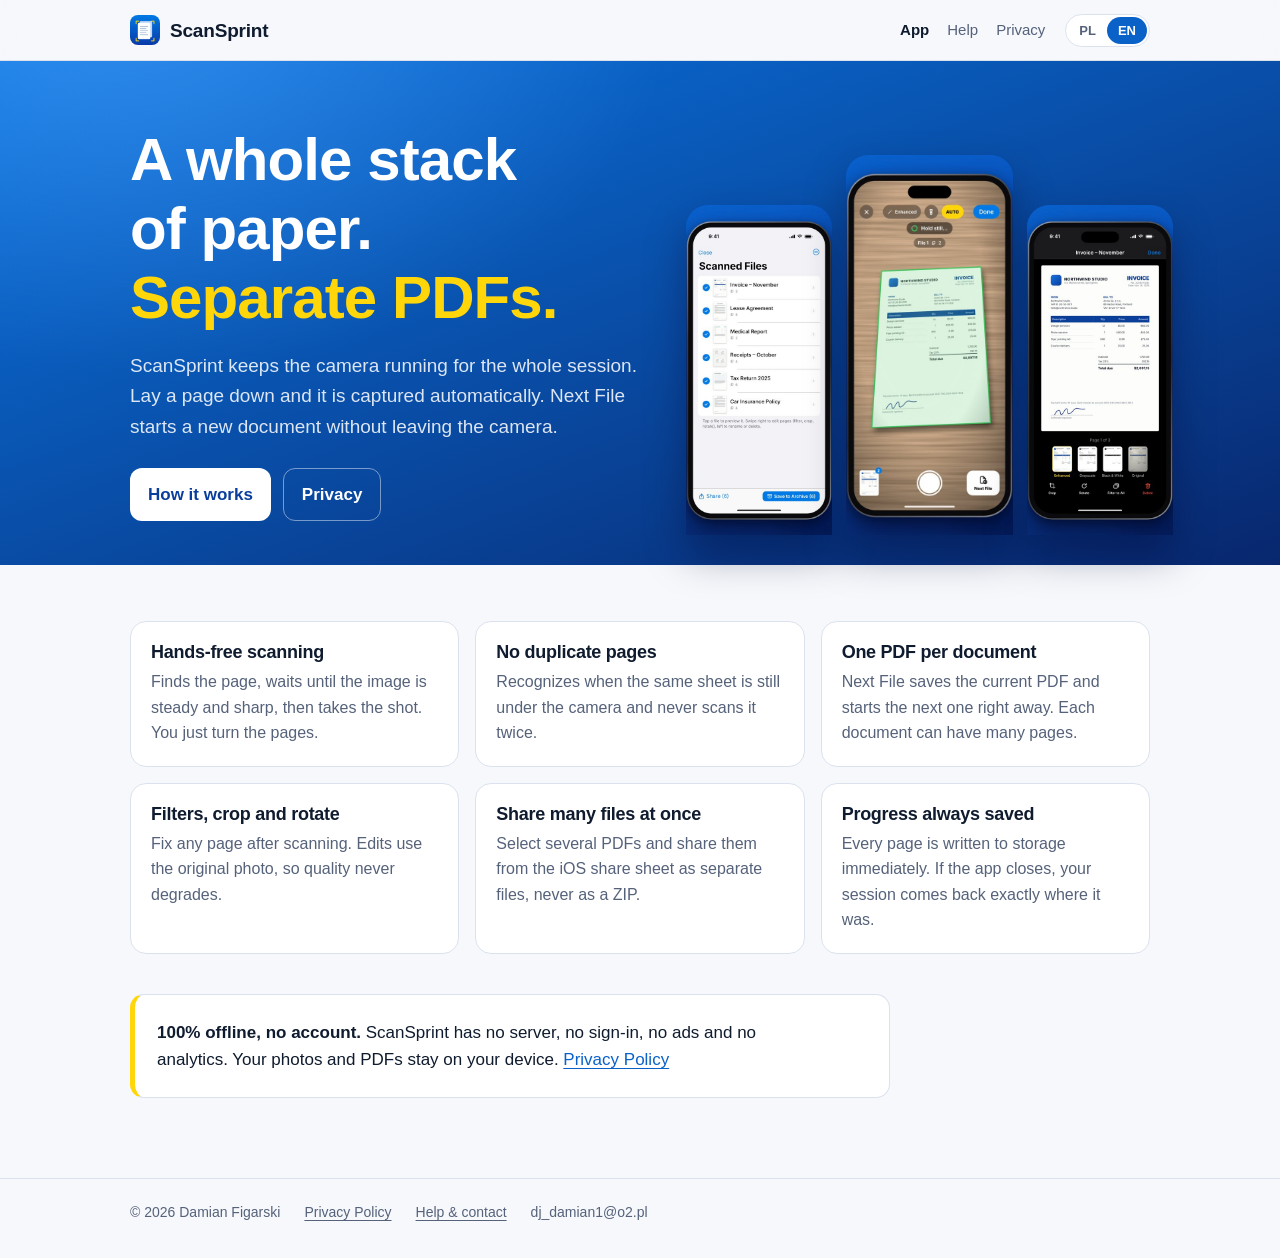
<file: index.html>
<!DOCTYPE html>
<html lang="pl">
<head>
<meta charset="utf-8">
<meta name="viewport" content="width=device-width, initial-scale=1">
<title>ScanSprint</title>
<meta name="title-pl" content="ScanSprint">
<meta name="title-en" content="ScanSprint">
<meta name="description" content="ScanSprint: seryjne skanowanie dokumentów do osobnych PDF-ów, offline.">
<link rel="icon" href="img/icon.png">
<link rel="stylesheet" href="style.css">
<script src="lang.js" defer></script>
</head>
<body>
<header class="top"><div class="wrap">
<a class="brand" href="index.html" data-page="index.html"><img src="img/icon.png" alt="">ScanSprint</a>
<nav aria-label="Menu"><a href="index.html" data-page="index.html" aria-current="page"><span class="l" lang="pl">Aplikacja</span><span class="l" lang="en">App</span></a><a href="support.html" data-page="support.html"><span class="l" lang="pl">Pomoc</span><span class="l" lang="en">Help</span></a><a href="privacy.html" data-page="privacy.html"><span class="l" lang="pl">Prywatność</span><span class="l" lang="en">Privacy</span></a></nav>
<div class="switch" role="group" aria-label="Język / Language"><button type="button" data-set-lang="pl" aria-pressed="false">PL</button><button type="button" data-set-lang="en" aria-pressed="false">EN</button></div>
</div></header>
<main>
<div class="l" lang="pl"><section class="band"><div class="wrap hero">
<div>
<h1>Cały stos papierów. <em>Osobne PDF-y.</em></h1>
<p>ScanSprint trzyma aparat włączony przez całą sesję. Kładziesz kartkę, aplikacja sama robi zdjęcie, a przycisk „Następny plik” zaczyna nowy dokument bez wychodzenia z aparatu.</p>
<div class="cta"><a class="btn primary" href="support.html" data-page="support.html">Jak to działa</a><a class="btn ghost" href="privacy.html" data-page="privacy.html">Prywatność</a></div>
</div>
<div class="shots"><img src="img/pl-review.jpg" alt="Lista zeskanowanych plików"><img src="img/pl-scan.jpg" alt="Skaner z wykrytą fakturą"><img src="img/pl-editor.jpg" alt="Edytor strony z filtrami"></div>
</div></section>
<div class="wrap features">
<div class="feature"><h3>Skanowanie bez dotykania</h3><p>Wykrywa kartkę, czeka, aż obraz będzie nieruchomy i ostry, i robi zdjęcie. Ty tylko przekładasz strony.</p></div>
<div class="feature"><h3>Zero duplikatów</h3><p>Rozpoznaje, że pod aparatem leży wciąż ta sama kartka, i nie skanuje jej drugi raz.</p></div>
<div class="feature"><h3>Osobny PDF dla każdego dokumentu</h3><p>„Następny plik” zapisuje bieżący PDF i od razu zaczyna kolejny. Każdy dokument może mieć wiele stron.</p></div>
<div class="feature"><h3>Filtry, kadr i obrót</h3><p>Popraw każdą stronę po skanowaniu. Edycja korzysta z oryginalnego zdjęcia, więc nie traci jakości.</p></div>
<div class="feature"><h3>Wysyłanie wielu plików naraz</h3><p>Zaznacz kilka PDF-ów i udostępnij je natywnym menu iOS jako osobne pliki, bez pakowania do ZIP.</p></div>
<div class="feature"><h3>Postępy zawsze zapisane</h3><p>Każda strona trafia na dysk od razu. Po zamknięciu aplikacji sesja wraca dokładnie tam, gdzie była.</p></div>
</div>
<div class="wrap privacy-note"><div class="summary"><p><strong>W 100% offline, bez konta.</strong> ScanSprint nie ma serwera, logowania, reklam ani analityki. Zdjęcia i PDF-y zostają na Twoim urządzeniu. <a href="privacy.html" data-page="privacy.html">Polityka prywatności</a></p></div></div></div>
<div class="l" lang="en"><section class="band"><div class="wrap hero">
<div>
<h1>A whole stack of paper. <em>Separate PDFs.</em></h1>
<p>ScanSprint keeps the camera running for the whole session. Lay a page down and it is captured automatically. Next File starts a new document without leaving the camera.</p>
<div class="cta"><a class="btn primary" href="support.html" data-page="support.html">How it works</a><a class="btn ghost" href="privacy.html" data-page="privacy.html">Privacy</a></div>
</div>
<div class="shots"><img src="img/en-review.jpg" alt="List of scanned files"><img src="img/en-scan.jpg" alt="Scanner with a detected invoice"><img src="img/en-editor.jpg" alt="Page editor with filters"></div>
</div></section>
<div class="wrap features">
<div class="feature"><h3>Hands-free scanning</h3><p>Finds the page, waits until the image is steady and sharp, then takes the shot. You just turn the pages.</p></div>
<div class="feature"><h3>No duplicate pages</h3><p>Recognizes when the same sheet is still under the camera and never scans it twice.</p></div>
<div class="feature"><h3>One PDF per document</h3><p>Next File saves the current PDF and starts the next one right away. Each document can have many pages.</p></div>
<div class="feature"><h3>Filters, crop and rotate</h3><p>Fix any page after scanning. Edits use the original photo, so quality never degrades.</p></div>
<div class="feature"><h3>Share many files at once</h3><p>Select several PDFs and share them from the iOS share sheet as separate files, never as a ZIP.</p></div>
<div class="feature"><h3>Progress always saved</h3><p>Every page is written to storage immediately. If the app closes, your session comes back exactly where it was.</p></div>
</div>
<div class="wrap privacy-note"><div class="summary"><p><strong>100% offline, no account.</strong> ScanSprint has no server, no sign-in, no ads and no analytics. Your photos and PDFs stay on your device. <a href="privacy.html" data-page="privacy.html">Privacy Policy</a></p></div></div></div>
</main>
<footer><div class="wrap">
<span>© 2026 Damian Figarski</span>
<a href="privacy.html" data-page="privacy.html"><span class="l" lang="pl">Polityka prywatności</span><span class="l" lang="en">Privacy Policy</span></a>
<a href="support.html" data-page="support.html"><span class="l" lang="pl">Pomoc i kontakt</span><span class="l" lang="en">Help &amp; contact</span></a>
<span>dj_damian1@o2.pl</span>
</div></footer>
</body></html>
</file>
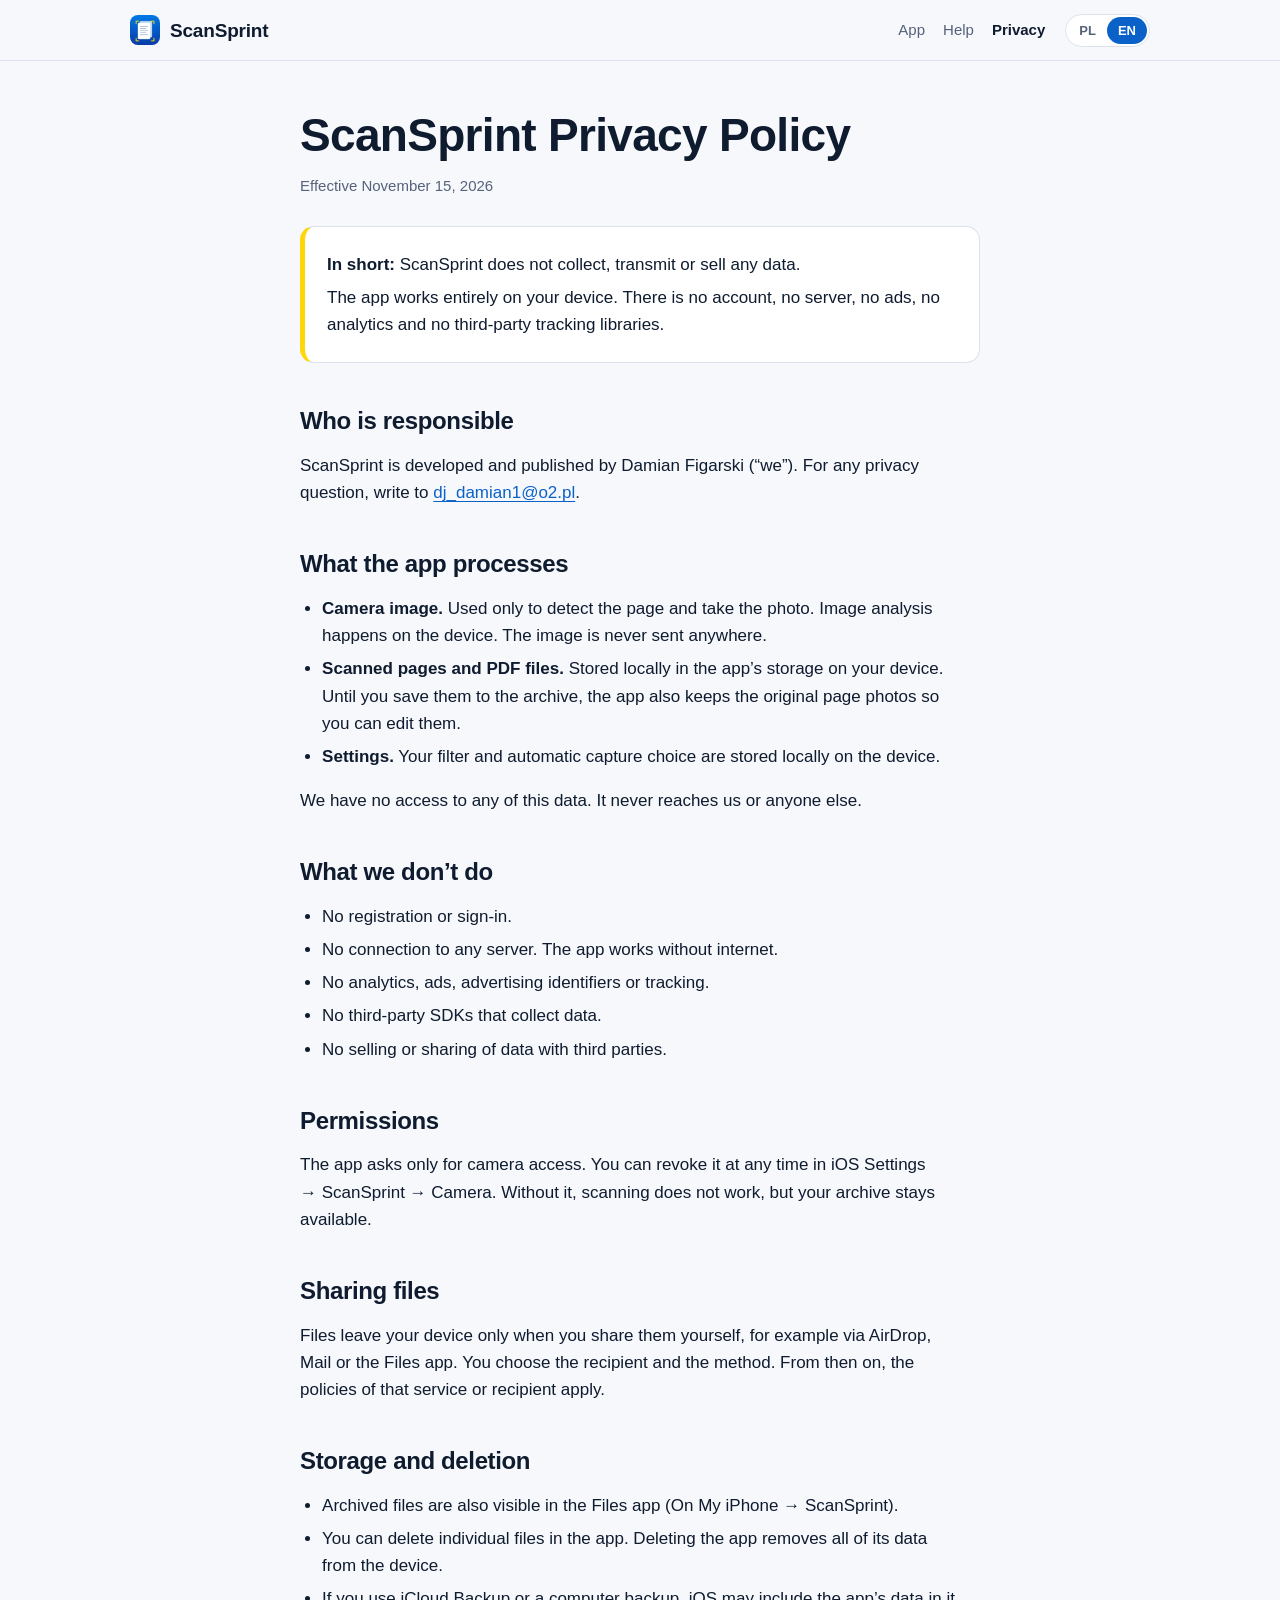
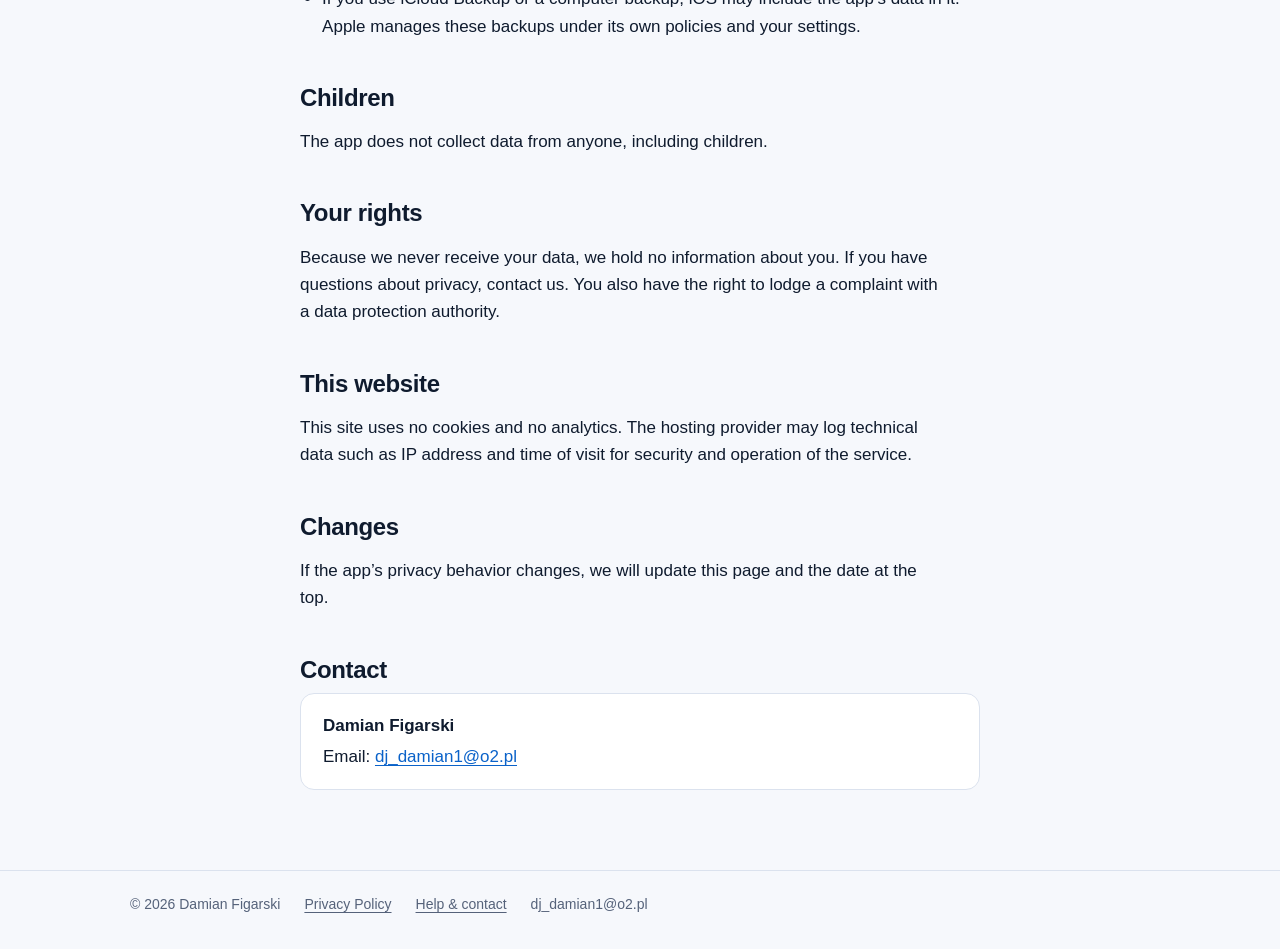
<file: privacy.html>
<!DOCTYPE html>
<html lang="pl">
<head>
<meta charset="utf-8">
<meta name="viewport" content="width=device-width, initial-scale=1">
<title>Polityka prywatności – ScanSprint</title>
<meta name="title-pl" content="Polityka prywatności – ScanSprint">
<meta name="title-en" content="Privacy Policy – ScanSprint">
<meta name="description" content="Polityka prywatności aplikacji ScanSprint.">
<link rel="icon" href="img/icon.png">
<link rel="stylesheet" href="style.css">
<script src="lang.js" defer></script>
</head>
<body>
<header class="top"><div class="wrap">
<a class="brand" href="index.html" data-page="index.html"><img src="img/icon.png" alt="">ScanSprint</a>
<nav aria-label="Menu"><a href="index.html" data-page="index.html"><span class="l" lang="pl">Aplikacja</span><span class="l" lang="en">App</span></a><a href="support.html" data-page="support.html"><span class="l" lang="pl">Pomoc</span><span class="l" lang="en">Help</span></a><a href="privacy.html" data-page="privacy.html" aria-current="page"><span class="l" lang="pl">Prywatność</span><span class="l" lang="en">Privacy</span></a></nav>
<div class="switch" role="group" aria-label="Język / Language"><button type="button" data-set-lang="pl" aria-pressed="false">PL</button><button type="button" data-set-lang="en" aria-pressed="false">EN</button></div>
</div></header>
<main>
<div class="l" lang="pl"><div class="read"><h1>Polityka prywatności ScanSprint</h1>
<p class="meta">Obowiązuje od 15 listopada 2026</p>
<div class="summary">
<p><strong>W skrócie:</strong> ScanSprint nie zbiera, nie wysyła i nie sprzedaje żadnych danych.</p>
<p>Aplikacja działa w całości na Twoim urządzeniu. Nie ma konta, serwera, reklam, analityki ani zewnętrznych bibliotek śledzących.</p>
</div>

<h2>Kto odpowiada za aplikację</h2>
<p>Twórcą i wydawcą aplikacji ScanSprint jest Damian Figarski (dalej „my”). W sprawach prywatności napisz na <a href="mailto:dj_damian1@o2.pl">dj_damian1@o2.pl</a>.</p>

<h2>Jakie dane przetwarza aplikacja</h2>
<ul>
<li><strong>Obraz z aparatu.</strong> Służy wyłącznie do wykrycia kartki i zrobienia zdjęcia. Analiza obrazu odbywa się na urządzeniu. Obraz nie jest nigdzie wysyłany.</li>
<li><strong>Zeskanowane strony i pliki PDF.</strong> Są zapisywane lokalnie w pamięci aplikacji na Twoim urządzeniu. Do czasu zapisania w archiwum aplikacja przechowuje także oryginalne zdjęcia stron, aby umożliwić ich edycję.</li>
<li><strong>Ustawienia.</strong> Wybrany filtr i tryb automatycznego skanowania są zapisywane lokalnie na urządzeniu.</li>
</ul>
<p>Nie mamy dostępu do żadnych z tych danych. Nie trafiają one do nas ani do nikogo innego.</p>

<h2>Czego nie robimy</h2>
<ul>
<li>Nie wymagamy rejestracji ani logowania.</li>
<li>Nie łączymy się z żadnym serwerem. Aplikacja działa bez internetu.</li>
<li>Nie używamy analityki, reklam, identyfikatorów reklamowych ani śledzenia.</li>
<li>Nie korzystamy z zewnętrznych pakietów SDK, które zbierałyby dane.</li>
<li>Nie sprzedajemy ani nie udostępniamy danych podmiotom trzecim.</li>
</ul>

<h2>Uprawnienia</h2>
<p>Aplikacja prosi wyłącznie o dostęp do aparatu. Możesz go w każdej chwili cofnąć w Ustawieniach iOS: Ustawienia → ScanSprint → Aparat. Bez tego uprawnienia skanowanie nie działa, ale archiwum pozostaje dostępne.</p>

<h2>Udostępnianie plików</h2>
<p>Pliki opuszczają urządzenie tylko wtedy, gdy sam je udostępnisz, np. przez AirDrop, pocztę lub aplikację Pliki. Odbiorcę i sposób przesłania wybierasz Ty. Od tego momentu dane podlegają zasadom wybranej usługi lub odbiorcy.</p>

<h2>Przechowywanie i usuwanie</h2>
<ul>
<li>Pliki w archiwum są widoczne także w aplikacji Pliki (Na iPhonie → ScanSprint).</li>
<li>Możesz usunąć pojedyncze pliki w aplikacji. Usunięcie aplikacji usuwa wszystkie jej dane z urządzenia.</li>
<li>Jeśli korzystasz z kopii zapasowej iCloud lub kopii na komputerze, iOS może uwzględnić w niej dane aplikacji. Tymi kopiami zarządza Apple zgodnie ze swoimi zasadami i Twoimi ustawieniami.</li>
</ul>

<h2>Dzieci</h2>
<p>Aplikacja nie zbiera danych od nikogo, w tym od dzieci.</p>

<h2>Twoje prawa</h2>
<p>Ponieważ nie otrzymujemy Twoich danych, nie przechowujemy żadnych informacji na Twój temat. Jeśli masz pytania dotyczące prywatności, napisz do nas. Masz też prawo wnieść skargę do organu nadzorczego; w Polsce jest nim Prezes Urzędu Ochrony Danych Osobowych.</p>

<h2>Ta strona internetowa</h2>
<p>Strona nie używa plików cookie ani analityki. Dostawca hostingu może zapisywać w logach serwera dane techniczne, np. adres IP i czas wizyty, w celach bezpieczeństwa i działania usługi.</p>

<h2>Zmiany</h2>
<p>Jeśli zmienimy sposób działania aplikacji w zakresie prywatności, zaktualizujemy tę stronę i datę na jej początku.</p>

<h2>Kontakt</h2>
<div class="contact"><strong>Damian Figarski</strong><span>E-mail: <a href="mailto:dj_damian1@o2.pl">dj_damian1@o2.pl</a></span></div></div></div>
<div class="l" lang="en"><div class="read"><h1>ScanSprint Privacy Policy</h1>
<p class="meta">Effective November 15, 2026</p>
<div class="summary">
<p><strong>In short:</strong> ScanSprint does not collect, transmit or sell any data.</p>
<p>The app works entirely on your device. There is no account, no server, no ads, no analytics and no third-party tracking libraries.</p>
</div>

<h2>Who is responsible</h2>
<p>ScanSprint is developed and published by Damian Figarski (“we”). For any privacy question, write to <a href="mailto:dj_damian1@o2.pl">dj_damian1@o2.pl</a>.</p>

<h2>What the app processes</h2>
<ul>
<li><strong>Camera image.</strong> Used only to detect the page and take the photo. Image analysis happens on the device. The image is never sent anywhere.</li>
<li><strong>Scanned pages and PDF files.</strong> Stored locally in the app’s storage on your device. Until you save them to the archive, the app also keeps the original page photos so you can edit them.</li>
<li><strong>Settings.</strong> Your filter and automatic capture choice are stored locally on the device.</li>
</ul>
<p>We have no access to any of this data. It never reaches us or anyone else.</p>

<h2>What we don’t do</h2>
<ul>
<li>No registration or sign-in.</li>
<li>No connection to any server. The app works without internet.</li>
<li>No analytics, ads, advertising identifiers or tracking.</li>
<li>No third-party SDKs that collect data.</li>
<li>No selling or sharing of data with third parties.</li>
</ul>

<h2>Permissions</h2>
<p>The app asks only for camera access. You can revoke it at any time in iOS Settings → ScanSprint → Camera. Without it, scanning does not work, but your archive stays available.</p>

<h2>Sharing files</h2>
<p>Files leave your device only when you share them yourself, for example via AirDrop, Mail or the Files app. You choose the recipient and the method. From then on, the policies of that service or recipient apply.</p>

<h2>Storage and deletion</h2>
<ul>
<li>Archived files are also visible in the Files app (On My iPhone → ScanSprint).</li>
<li>You can delete individual files in the app. Deleting the app removes all of its data from the device.</li>
<li>If you use iCloud Backup or a computer backup, iOS may include the app’s data in it. Apple manages these backups under its own policies and your settings.</li>
</ul>

<h2>Children</h2>
<p>The app does not collect data from anyone, including children.</p>

<h2>Your rights</h2>
<p>Because we never receive your data, we hold no information about you. If you have questions about privacy, contact us. You also have the right to lodge a complaint with a data protection authority.</p>

<h2>This website</h2>
<p>This site uses no cookies and no analytics. The hosting provider may log technical data such as IP address and time of visit for security and operation of the service.</p>

<h2>Changes</h2>
<p>If the app’s privacy behavior changes, we will update this page and the date at the top.</p>

<h2>Contact</h2>
<div class="contact"><strong>Damian Figarski</strong><span>Email: <a href="mailto:dj_damian1@o2.pl">dj_damian1@o2.pl</a></span></div></div></div>
</main>
<footer><div class="wrap">
<span>© 2026 Damian Figarski</span>
<a href="privacy.html" data-page="privacy.html"><span class="l" lang="pl">Polityka prywatności</span><span class="l" lang="en">Privacy Policy</span></a>
<a href="support.html" data-page="support.html"><span class="l" lang="pl">Pomoc i kontakt</span><span class="l" lang="en">Help &amp; contact</span></a>
<span>dj_damian1@o2.pl</span>
</div></footer>
</body></html>
</file>
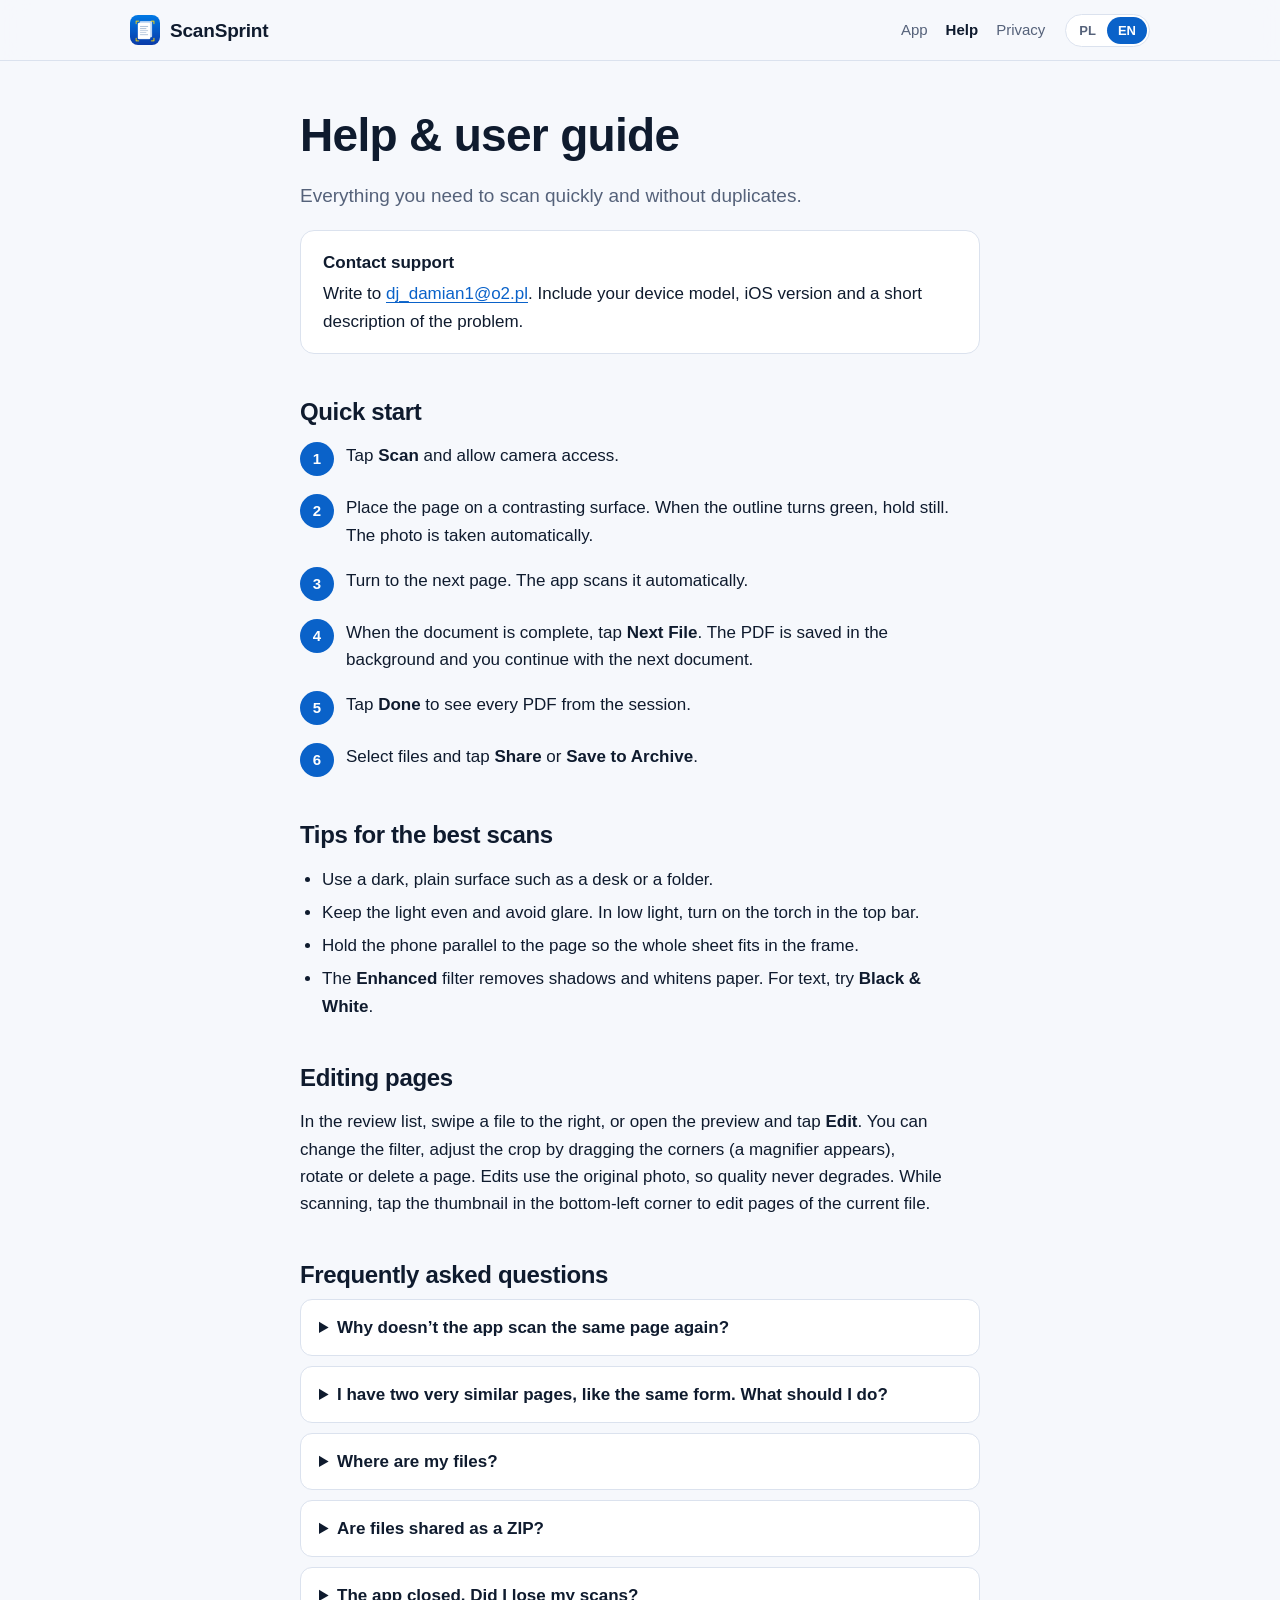
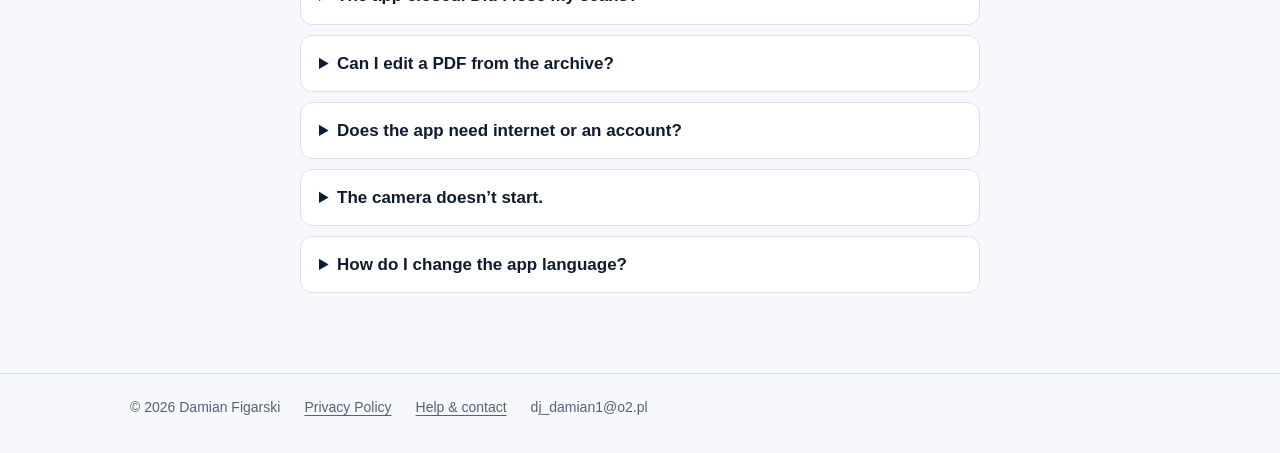
<file: support.html>
<!DOCTYPE html>
<html lang="pl">
<head>
<meta charset="utf-8">
<meta name="viewport" content="width=device-width, initial-scale=1">
<title>Pomoc – ScanSprint</title>
<meta name="title-pl" content="Pomoc – ScanSprint">
<meta name="title-en" content="Help – ScanSprint">
<meta name="description" content="Pomoc, instrukcja i kontakt dla aplikacji ScanSprint.">
<link rel="icon" href="img/icon.png">
<link rel="stylesheet" href="style.css">
<script src="lang.js" defer></script>
</head>
<body>
<header class="top"><div class="wrap">
<a class="brand" href="index.html" data-page="index.html"><img src="img/icon.png" alt="">ScanSprint</a>
<nav aria-label="Menu"><a href="index.html" data-page="index.html"><span class="l" lang="pl">Aplikacja</span><span class="l" lang="en">App</span></a><a href="support.html" data-page="support.html" aria-current="page"><span class="l" lang="pl">Pomoc</span><span class="l" lang="en">Help</span></a><a href="privacy.html" data-page="privacy.html"><span class="l" lang="pl">Prywatność</span><span class="l" lang="en">Privacy</span></a></nav>
<div class="switch" role="group" aria-label="Język / Language"><button type="button" data-set-lang="pl" aria-pressed="false">PL</button><button type="button" data-set-lang="en" aria-pressed="false">EN</button></div>
</div></header>
<main>
<div class="l" lang="pl"><div class="read"><h1>Pomoc i instrukcja</h1>
<p class="lead">Wszystko, czego potrzebujesz, żeby skanować szybko i bez powtórek.</p>
<div class="contact"><strong>Kontakt z pomocą</strong><span>Napisz na <a href="mailto:dj_damian1@o2.pl">dj_damian1@o2.pl</a>. Podaj model urządzenia, wersję iOS i opis problemu.</span></div>

<h2>Szybki start</h2>
<ol class="steps">
<li><div>Stuknij <strong>Skanuj</strong> i pozwól na dostęp do aparatu.</div></li>
<li><div>Połóż kartkę na kontrastowym tle. Gdy obrys zmieni kolor na zielony, nie ruszaj telefonem. Zdjęcie zrobi się samo.</div></li>
<li><div>Przełóż kartkę na następną stronę. Aplikacja zeskanuje ją automatycznie.</div></li>
<li><div>Gdy dokument jest gotowy, stuknij <strong>Następny plik</strong>. PDF zapisze się w tle, a skanujesz kolejny dokument.</div></li>
<li><div>Stuknij <strong>Gotowe</strong>, aby zobaczyć wszystkie PDF-y z sesji.</div></li>
<li><div>Zaznacz pliki i stuknij <strong>Udostępnij</strong> albo <strong>Zapisz w archiwum</strong>.</div></li>
</ol>

<h2>Jak uzyskać najlepsze skany</h2>
<ul>
<li>Połóż kartkę na ciemnym, jednolitym tle, np. na blacie lub okładce.</li>
<li>Zadbaj o równe światło i unikaj odblasków. W ciemności włącz latarkę w górnym pasku.</li>
<li>Trzymaj telefon równolegle do kartki, tak aby mieściła się cała w kadrze.</li>
<li>Filtr <strong>Ulepszony</strong> usuwa cienie i wybiela papier. Do tekstu dobrze sprawdza się <strong>Czarno-białe</strong>.</li>
</ul>

<h2>Edycja stron</h2>
<p>W przeglądzie przesuń plik w prawo albo otwórz podgląd i stuknij <strong>Edytuj</strong>. Możesz zmienić filtr, skorygować kadr, przeciągając narożniki (pojawi się lupa), obrócić stronę albo ją usunąć. Edycja korzysta z oryginalnego zdjęcia, więc nie traci jakości. Strony bieżącego pliku edytujesz też w trakcie skanowania: stuknij miniaturę w lewym dolnym rogu.</p>

<h2>Najczęstsze pytania</h2>
<details><summary>Dlaczego aplikacja nie skanuje tej samej kartki ponownie?</summary><p>To celowe zabezpieczenie przed duplikatami. Nowe zdjęcie powstaje dopiero po położeniu innej kartki. Aby świadomie zeskanować tę samą stronę jeszcze raz, stuknij komunikat „Strona zeskanowana” albo spust.</p></details>
<details><summary>Mam dwie bardzo podobne strony, np. ten sam formularz. Co zrobić?</summary><p>Jeśli druga strona nie zostanie wykryta jako nowa, zrób zdjęcie spustem. Spust zawsze wykonuje zdjęcie.</p></details>
<details><summary>Gdzie są moje pliki?</summary><p>Zapisane PDF-y są na ekranie głównym aplikacji (archiwum) i w aplikacji Pliki: Na iPhonie → ScanSprint. Pliki z niezapisanej sesji znajdziesz w aplikacji pod banerem „Niezapisane skany”.</p></details>
<details><summary>Czy pliki są wysyłane jako ZIP?</summary><p>Nie. Zaznaczone PDF-y są udostępniane jako osobne pliki przez natywne menu iOS.</p></details>
<details><summary>Aplikacja się zamknęła. Czy straciłem skany?</summary><p>Nie. Każda strona jest zapisywana od razu. Po ponownym uruchomieniu aplikacja zaproponuje kontynuowanie, przegląd lub odrzucenie sesji.</p></details>
<details><summary>Czy mogę edytować PDF z archiwum?</summary><p>Nie. Edycja jest dostępna do momentu zapisania w archiwum, bo wtedy aplikacja usuwa oryginalne zdjęcia, aby oszczędzać miejsce.</p></details>
<details><summary>Czy aplikacja potrzebuje internetu lub konta?</summary><p>Nie. ScanSprint działa całkowicie offline i bez konta.</p></details>
<details><summary>Aparat się nie włącza.</summary><p>Sprawdź uprawnienie: Ustawienia → ScanSprint → Aparat. Jeśli jest włączone, zamknij inne aplikacje korzystające z aparatu i uruchom ScanSprint ponownie.</p></details>
<details><summary>Jak zmienić język aplikacji?</summary><p>Aplikacja dostępna jest po polsku i angielsku. Wybiera język systemu. Możesz to zmienić w Ustawienia → ScanSprint → Język.</p></details></div></div>
<div class="l" lang="en"><div class="read"><h1>Help &amp; user guide</h1>
<p class="lead">Everything you need to scan quickly and without duplicates.</p>
<div class="contact"><strong>Contact support</strong><span>Write to <a href="mailto:dj_damian1@o2.pl">dj_damian1@o2.pl</a>. Include your device model, iOS version and a short description of the problem.</span></div>

<h2>Quick start</h2>
<ol class="steps">
<li><div>Tap <strong>Scan</strong> and allow camera access.</div></li>
<li><div>Place the page on a contrasting surface. When the outline turns green, hold still. The photo is taken automatically.</div></li>
<li><div>Turn to the next page. The app scans it automatically.</div></li>
<li><div>When the document is complete, tap <strong>Next File</strong>. The PDF is saved in the background and you continue with the next document.</div></li>
<li><div>Tap <strong>Done</strong> to see every PDF from the session.</div></li>
<li><div>Select files and tap <strong>Share</strong> or <strong>Save to Archive</strong>.</div></li>
</ol>

<h2>Tips for the best scans</h2>
<ul>
<li>Use a dark, plain surface such as a desk or a folder.</li>
<li>Keep the light even and avoid glare. In low light, turn on the torch in the top bar.</li>
<li>Hold the phone parallel to the page so the whole sheet fits in the frame.</li>
<li>The <strong>Enhanced</strong> filter removes shadows and whitens paper. For text, try <strong>Black &amp; White</strong>.</li>
</ul>

<h2>Editing pages</h2>
<p>In the review list, swipe a file to the right, or open the preview and tap <strong>Edit</strong>. You can change the filter, adjust the crop by dragging the corners (a magnifier appears), rotate or delete a page. Edits use the original photo, so quality never degrades. While scanning, tap the thumbnail in the bottom-left corner to edit pages of the current file.</p>

<h2>Frequently asked questions</h2>
<details><summary>Why doesn’t the app scan the same page again?</summary><p>That is the duplicate protection. A new photo is taken only after you place a different page. To scan the same page again on purpose, tap the “Page scanned” message or the shutter.</p></details>
<details><summary>I have two very similar pages, like the same form. What should I do?</summary><p>If the second page isn’t detected as new, use the shutter. The shutter always takes a photo.</p></details>
<details><summary>Where are my files?</summary><p>Saved PDFs are on the app’s home screen (archive) and in the Files app under On My iPhone → ScanSprint. Files from an unsaved session are in the app under the “Unsaved scanned files” banner.</p></details>
<details><summary>Are files shared as a ZIP?</summary><p>No. Selected PDFs are shared as separate files through the iOS share sheet.</p></details>
<details><summary>The app closed. Did I lose my scans?</summary><p>No. Every page is saved immediately. When you reopen the app, it offers to continue, review or discard the session.</p></details>
<details><summary>Can I edit a PDF from the archive?</summary><p>No. Editing is available until you save to the archive, because the app then deletes the original photos to save space.</p></details>
<details><summary>Does the app need internet or an account?</summary><p>No. ScanSprint works fully offline and without an account.</p></details>
<details><summary>The camera doesn’t start.</summary><p>Check the permission in Settings → ScanSprint → Camera. If it’s on, close other apps that use the camera and open ScanSprint again.</p></details>
<details><summary>How do I change the app language?</summary><p>The app is available in English and Polish and follows the system language. You can change it in Settings → ScanSprint → Language.</p></details></div></div>
</main>
<footer><div class="wrap">
<span>© 2026 Damian Figarski</span>
<a href="privacy.html" data-page="privacy.html"><span class="l" lang="pl">Polityka prywatności</span><span class="l" lang="en">Privacy Policy</span></a>
<a href="support.html" data-page="support.html"><span class="l" lang="pl">Pomoc i kontakt</span><span class="l" lang="en">Help &amp; contact</span></a>
<span>dj_damian1@o2.pl</span>
</div></footer>
</body></html>
</file>
<file: style.css>
/* ScanSprint site. Layout: narrow reading column for policy/help, wider band for the home page. */
:root {
  --ink: #0f1b2e;
  --muted: #55627a;
  --paper: #f6f8fc;
  --surface: #ffffff;
  --line: #dbe2ee;
  --accent: #0a62c9;
  --accent-ink: #ffffff;
  --marker: #ffd60a;
  --band-from: #0a74e0;
  --band-to: #08276e;
  --font-display: ui-rounded, "SF Pro Rounded", -apple-system, BlinkMacSystemFont, "Segoe UI", Roboto, "Helvetica Neue", Arial, sans-serif;
  --font-body: -apple-system, BlinkMacSystemFont, "Segoe UI", Roboto, "Helvetica Neue", Arial, sans-serif;
  color-scheme: light;
}
@media (prefers-color-scheme: dark) {
  :root:not([data-theme="light"]) {
    --ink: #e8eef8; --muted: #9eabc2; --paper: #0b1220; --surface: #121b2d; --line: #24314a;
    --accent: #5aa9ff; --accent-ink: #06101f; color-scheme: dark;
  }
}
:root[data-theme="dark"] {
  --ink: #e8eef8; --muted: #9eabc2; --paper: #0b1220; --surface: #121b2d; --line: #24314a;
  --accent: #5aa9ff; --accent-ink: #06101f; color-scheme: dark;
}

* { box-sizing: border-box; }
html { -webkit-text-size-adjust: 100%; }
body { margin: 0; background: var(--paper); color: var(--ink); font: 17px/1.6 var(--font-body); }
a { color: var(--accent); text-underline-offset: 3px; }
a:focus-visible, button:focus-visible { outline: 3px solid var(--marker); outline-offset: 2px; border-radius: 6px; }
img { max-width: 100%; display: block; }

/* Language switching: without JS both languages are shown, one after the other. */
html.lang-pl .l[lang="en"], html.lang-en .l[lang="pl"] { display: none; }
.l + .l { margin-top: 0; }
html:not(.lang-pl):not(.lang-en) .l[lang="en"] { border-top: 1px solid var(--line); margin-top: 48px; padding-top: 32px; }

/* Header */
.top { position: sticky; top: 0; z-index: 5; background: color-mix(in srgb, var(--paper) 88%, transparent);
  backdrop-filter: saturate(1.4) blur(14px); -webkit-backdrop-filter: saturate(1.4) blur(14px); border-bottom: 1px solid var(--line); }
.top .wrap { display: flex; align-items: center; gap: 20px; min-height: 60px; flex-wrap: wrap; }
.brand { display: flex; align-items: center; gap: 10px; font: 700 19px/1 var(--font-display); color: var(--ink); text-decoration: none; letter-spacing: -0.01em; }
.brand img { width: 30px; height: 30px; border-radius: 8px; }
.top nav { display: flex; gap: 18px; margin-left: auto; flex-wrap: wrap; font-size: 15px; }
.top nav a { color: var(--muted); text-decoration: none; }
.top nav a[aria-current="page"] { color: var(--ink); font-weight: 600; }
.switch { display: inline-flex; border: 1px solid var(--line); border-radius: 999px; padding: 2px; background: var(--surface); }
.switch button { font: 600 13px/1 var(--font-body); color: var(--muted); background: none; border: 0; padding: 7px 11px; border-radius: 999px; cursor: pointer; }
.switch button[aria-pressed="true"] { background: var(--accent); color: var(--accent-ink); }

.wrap { max-width: 1060px; margin: 0 auto; padding: 0 20px; }
.read { max-width: 720px; margin: 0 auto; padding: 48px 20px 80px; }

/* Typography */
h1, h2, h3 { font-family: var(--font-display); letter-spacing: -0.015em; text-wrap: balance; line-height: 1.15; }
h1 { font-size: clamp(32px, 5vw, 46px); margin: 0 0 12px; }
h2 { font-size: 24px; margin: 44px 0 10px; }
h3 { font-size: 18px; margin: 26px 0 6px; }
p, li { max-width: 68ch; }
.meta { color: var(--muted); font-size: 15px; margin: 0 0 28px; }
.lead { font-size: 19px; color: var(--muted); }
ul, ol { padding-left: 1.3em; }
li + li { margin-top: 6px; }
mark { background: linear-gradient(transparent 58%, color-mix(in srgb, var(--marker) 70%, transparent) 58%); color: inherit; padding: 0 1px; }

/* Callouts */
.summary { background: var(--surface); border: 1px solid var(--line); border-left: 5px solid var(--marker); border-radius: 14px; padding: 18px 22px; margin: 8px 0 8px; }
.summary p { margin: 6px 0; }
.contact { display: grid; gap: 4px; background: var(--surface); border: 1px solid var(--line); border-radius: 14px; padding: 18px 22px; }
.contact strong { font-family: var(--font-display); }
.placeholder { background: color-mix(in srgb, var(--marker) 35%, transparent); border-radius: 4px; padding: 0 4px; font-family: ui-monospace, Menlo, monospace; font-size: .9em; }

/* Steps & FAQ */
.steps { counter-reset: step; list-style: none; padding: 0; display: grid; gap: 12px; }
.steps li { counter-increment: step; display: grid; grid-template-columns: 34px 1fr; gap: 12px; align-items: start; max-width: none; }
.steps li::before { content: counter(step); width: 34px; height: 34px; border-radius: 50%; background: var(--accent); color: var(--accent-ink);
  font: 700 15px/34px var(--font-display); text-align: center; }
details { background: var(--surface); border: 1px solid var(--line); border-radius: 12px; padding: 14px 18px; }
details + details { margin-top: 10px; }
summary { cursor: pointer; font-weight: 600; }
details p { margin: 10px 0 2px; }

/* Home */
.band { background: radial-gradient(900px 600px at 10% -10%, rgba(90,170,255,.45), transparent 60%), linear-gradient(160deg, var(--band-from), var(--band-to)); color: #fff; }
.hero { display: grid; grid-template-columns: 1.1fr .9fr; gap: 40px; align-items: center; padding: 64px 20px 0; }
.hero h1 { color: #fff; font-size: clamp(36px, 5.6vw, 60px); }
.hero h1 em { font-style: normal; color: var(--marker); }
.hero p { color: rgba(255,255,255,.86); font-size: 19px; }
.cta { display: flex; gap: 12px; flex-wrap: wrap; margin: 26px 0 44px; }
.btn { display: inline-flex; align-items: center; gap: 8px; padding: 12px 18px; border-radius: 12px; font-weight: 600; text-decoration: none; }
.btn.primary { background: #fff; color: #0a3e9c; }
.btn.ghost { color: #fff; border: 1px solid rgba(255,255,255,.45); }
.shots { display: flex; gap: 14px; align-items: flex-end; justify-content: center; }
.shots img { width: 33%; max-width: 220px; border-radius: 22px 22px 0 0; box-shadow: 0 20px 40px rgba(0,0,40,.35); }
.shots img:nth-child(2) { width: 38%; max-width: 250px; }
.features { display: grid; grid-template-columns: repeat(3, 1fr); gap: 16px; padding: 56px 20px 24px; }
.feature { background: var(--surface); border: 1px solid var(--line); border-radius: 16px; padding: 20px; }
.feature h3 { margin: 0 0 6px; }
.feature p { margin: 0; color: var(--muted); font-size: 16px; }
.privacy-note { padding: 8px 20px 72px; }
.privacy-note .summary { max-width: 760px; }

footer { border-top: 1px solid var(--line); color: var(--muted); font-size: 14px; }
footer .wrap { display: flex; gap: 16px 24px; flex-wrap: wrap; padding: 22px 20px 34px; }
footer a { color: var(--muted); }

@media (max-width: 820px) {
  .hero { grid-template-columns: 1fr; padding-top: 44px; }
  .features { grid-template-columns: 1fr; }
}
@media (prefers-reduced-motion: no-preference) { html { scroll-behavior: smooth; } }
</file>
